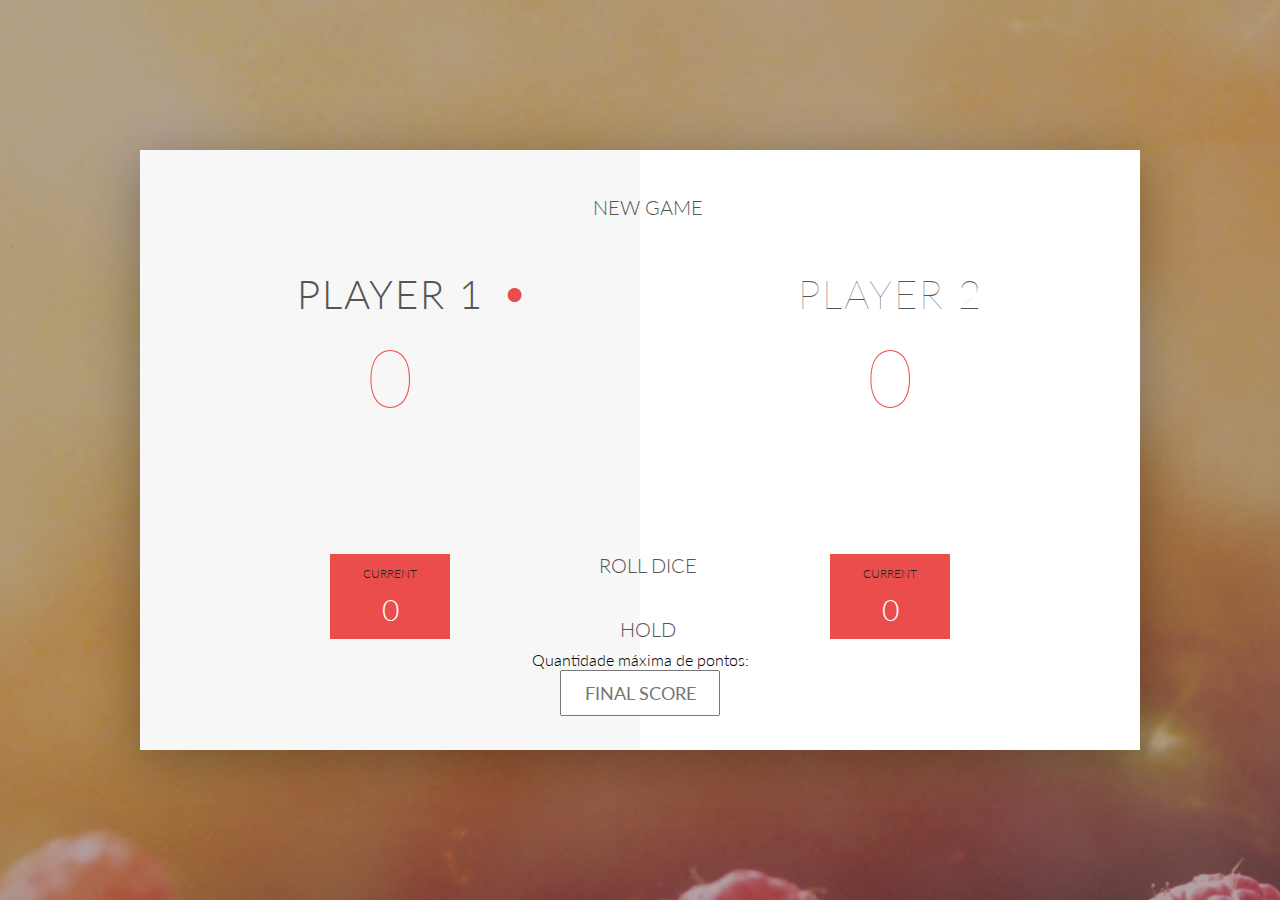
<file: challenges/index.html>
<!DOCTYPE html>
<html lang="en">
    <head>
        <meta charset="UTF-8">
        <link href="https://fonts.googleapis.com/css?family=Lato:100,300,600" rel="stylesheet" type="text/css">
        <link href="http://code.ionicframework.com/ionicons/2.0.1/css/ionicons.min.css" rel="stylesheet" type="text/css">
        <link type="text/css" rel="stylesheet" href="style.css">
        
        <title>Pig Game</title>
    </head>

    <body>
        <div class="wrapper clearfix">
            <div class="player-0-panel active">
                <div class="player-name" id="name-0">Player 1</div>
                <div class="player-score" id="score-0">43</div>
                <div class="player-current-box">
                    <div class="player-current-label">Current</div>
                    <div class="player-current-score" id="current-0">11</div>
                </div>
            </div>
            
            <div class="player-1-panel">
                <div class="player-name" id="name-1">Player 2</div>
                <div class="player-score" id="score-1">72</div>
                <div class="player-current-box">
                    <div class="player-current-label">Current</div>
                    <div class="player-current-score" id="current-1">0</div>
                </div>
            </div>
            
            <button class="btn-new"><i class="ion-ios-plus-outline"></i>New game</button>
            <button class="btn-roll"><i class="ion-ios-loop"></i>Roll dice</button>
            <button class="btn-hold"><i class="ion-ios-download-outline"></i>Hold</button>
            <div><span style="color: black">Quantidade máxima de pontos:</span></div>
            <input type="text" placeholder="Final score" class="final-score">

    
            
            <img src="dice-5.png" alt="Dice" class="dice" id="dice-1">
            <img src="dice-5.png" alt="Dice" class="dice" id="dice-2">
        </div>
        
        <script src="challenges.js"></script>
    </body>
</html>
</file>
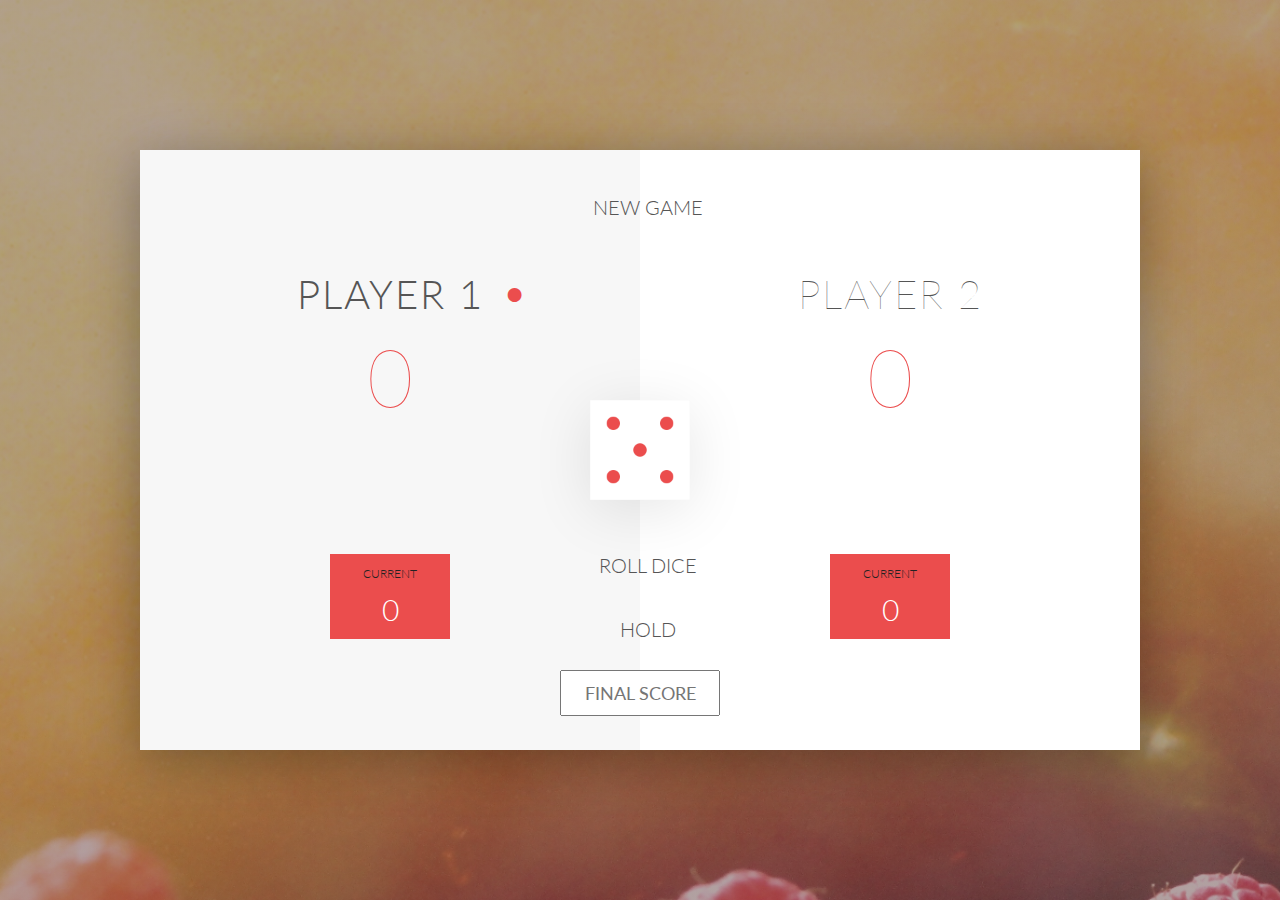
<file: final/index.html>
<!DOCTYPE html>
<html lang="en">
    <head>
        <meta charset="UTF-8">
        <link href="https://fonts.googleapis.com/css?family=Lato:100,300,600" rel="stylesheet" type="text/css">
        <link href="http://code.ionicframework.com/ionicons/2.0.1/css/ionicons.min.css" rel="stylesheet" type="text/css">
        <link type="text/css" rel="stylesheet" href="style.css">
        
        <title>Pig Game</title>
    </head>

    <body>
        <div class="wrapper clearfix">
            <div class="player-0-panel active">
                <div class="player-name" id="name-0">Player 1</div>
                <div class="player-score" id="score-0">43</div>
                <div class="player-current-box">
                    <div class="player-current-label">Current</div>
                    <div class="player-current-score" id="current-0">11</div>
                </div>
            </div>
            
            <div class="player-1-panel">
                <div class="player-name" id="name-1">Player 2</div>
                <div class="player-score" id="score-1">72</div>
                <div class="player-current-box">
                    <div class="player-current-label">Current</div>
                    <div class="player-current-score" id="current-1">0</div>
                </div>
            </div>
            
            <button class="btn-new"><i class="ion-ios-plus-outline"></i>New game</button>
            <button class="btn-roll"><i class="ion-ios-loop"></i>Roll dice</button>
            <button class="btn-hold"><i class="ion-ios-download-outline"></i>Hold</button>
            
            <input type="text" placeholder="Final score" class="final-score">
            
            <img src="dice-5.png" alt="Dice" class="dice" id="dice-1">
            <img src="dice-5.png" alt="Dice" class="dice" id="dice-2">
        </div>
        
        <!--<script src="app.js"></script>-->
        <script src="app.js"></script>
    </body>
</html>
</file>
<file: challenges/style.css>
/**********************************************
*** GENERAL
**********************************************/

* {
    margin: 0;
    padding: 0;
    box-sizing: border-box;
    
}

.clearfix::after {
    content: "";
    display: table;
    clear: both;
}

.final-score {
    position: absolute;
    left: 50%;
    transform: translateX(-50%);
    top: 520px;
    color: #555;
    font-size: 18px;
    font-family: 'Lato';
    text-align: center;
    padding: 10px;
    width: 160px;
    text-transform: uppercase;
}

.final-score:focus { outline: none; }

#dice-1 { top: 120px; }
#dice-2 { top: 250px; }


body {
    background-image: linear-gradient(rgba(62, 20, 20, 0.4), rgba(62, 20, 20, 0.4)), url(back.jpg);
    background-size: cover;
    background-position: center;
    font-family: Lato;
    font-weight: 300;
    position: relative;
    height: 100vh;
    color: #555;
}

.wrapper {
    width: 1000px;
    position: absolute;
    top: 50%;
    left: 50%;
    transform: translate(-50%, -50%);
    background-color: #fff;
    box-shadow: 0px 10px 50px rgba(0, 0, 0, 0.3);
    overflow: hidden;
}

.player-0-panel,
.player-1-panel {
    width: 50%;
    float: left;
    height: 600px;
    padding: 100px;
}



/**********************************************
*** PLAYERS
**********************************************/

.player-name {
    font-size: 40px;
    text-align: center;
    text-transform: uppercase;
    letter-spacing: 2px;
    font-weight: 100;
    margin-top: 20px;
    margin-bottom: 10px;
    position: relative;
}

.player-score {
    text-align: center;
    font-size: 80px;
    font-weight: 100;
    color: #EB4D4D;
    margin-bottom: 130px;
}

.active { background-color: #f7f7f7; }
.active .player-name { font-weight: 300; }

.active .player-name::after {
    content: "\2022";
    font-size: 47px;
    position: absolute;
    color: #EB4D4D;
    top: -7px;
    right: 10px;
    
}

.player-current-box {
    background-color: #EB4D4D;
    color: #fff;
    width: 40%;
    margin: 0 auto;
    padding: 12px;
    text-align: center;
}

.player-current-label {
    text-transform: uppercase;
    margin-bottom: 10px;
    font-size: 12px;
    color: #222;
}

.player-current-score {
    font-size: 30px;
}

button {
    position: absolute;
    width: 200px;
    left: 50%;
    transform: translateX(-50%);
    color: #555;
    background: none;
    border: none;
    font-family: Lato;
    font-size: 20px;
    text-transform: uppercase;
    cursor: pointer;
    font-weight: 300;
    transition: background-color 0.3s, color 0.3s;
}

button:hover { font-weight: 600; }
button:hover i { margin-right: 20px; }

button:focus {
    outline: none;
}

i {
    color: #EB4D4D;
    display: inline-block;
    margin-right: 15px;
    font-size: 32px;
    line-height: 1;
    vertical-align: text-top;
    margin-top: -4px;
    transition: margin 0.3s;
}

.btn-new { top: 45px;}
.btn-roll { top: 403px;}
.btn-hold { top: 467px;}

span {
    position: absolute;
    bottom: 81px;
    left: 50%;
    transform: translateX(-50%);
    text-align: center;
    font-family: 'Lato';
}

.dice {
    position: absolute;
    left: 50%;
    top: 178px;
    transform: translateX(-50%);
    height: 100px;
    box-shadow: 0px 10px 60px rgba(0, 0, 0, 0.10);
}

.winner { background-color: #f7f7f7; }
.winner .player-name { font-weight: 300; color: #EB4D4D; }
</file>
<file: final/style.css>
/**********************************************
*** GENERAL
**********************************************/

.final-score {
    position: absolute;
    left: 50%;
    transform: translateX(-50%);
    top: 520px;
    color: #555;
    font-size: 18px;
    font-family: 'Lato';
    text-align: center;
    padding: 10px;
    width: 160px;
    text-transform: uppercase;
}

.final-score:focus { outline: none; }

#dice-1 { top: 120px; }
#dice-2 { top: 250px; }


* {
    margin: 0;
    padding: 0;
    box-sizing: border-box;
    
}

.clearfix::after {
    content: "";
    display: table;
    clear: both;
}

body {
    background-image: linear-gradient(rgba(62, 20, 20, 0.4), rgba(62, 20, 20, 0.4)), url(back.jpg);
    background-size: cover;
    background-position: center;
    font-family: Lato;
    font-weight: 300;
    position: relative;
    height: 100vh;
    color: #555;
}

.wrapper {
    width: 1000px;
    position: absolute;
    top: 50%;
    left: 50%;
    transform: translate(-50%, -50%);
    background-color: #fff;
    box-shadow: 0px 10px 50px rgba(0, 0, 0, 0.3);
    overflow: hidden;
}

.player-0-panel,
.player-1-panel {
    width: 50%;
    float: left;
    height: 600px;
    padding: 100px;
}



/**********************************************
*** PLAYERS
**********************************************/

.player-name {
    font-size: 40px;
    text-align: center;
    text-transform: uppercase;
    letter-spacing: 2px;
    font-weight: 100;
    margin-top: 20px;
    margin-bottom: 10px;
    position: relative;
}

.player-score {
    text-align: center;
    font-size: 80px;
    font-weight: 100;
    color: #EB4D4D;
    margin-bottom: 130px;
}

.active { background-color: #f7f7f7; }
.active .player-name { font-weight: 300; }

.active .player-name::after {
    content: "\2022";
    font-size: 47px;
    position: absolute;
    color: #EB4D4D;
    top: -7px;
    right: 10px;
    
}

.player-current-box {
    background-color: #EB4D4D;
    color: #fff;
    width: 40%;
    margin: 0 auto;
    padding: 12px;
    text-align: center;
}

.player-current-label {
    text-transform: uppercase;
    margin-bottom: 10px;
    font-size: 12px;
    color: #222;
}

.player-current-score {
    font-size: 30px;
}

button {
    position: absolute;
    width: 200px;
    left: 50%;
    transform: translateX(-50%);
    color: #555;
    background: none;
    border: none;
    font-family: Lato;
    font-size: 20px;
    text-transform: uppercase;
    cursor: pointer;
    font-weight: 300;
    transition: background-color 0.3s, color 0.3s;
}

button:hover { font-weight: 600; }
button:hover i { margin-right: 20px; }

button:focus {
    outline: none;
}

i {
    color: #EB4D4D;
    display: inline-block;
    margin-right: 15px;
    font-size: 32px;
    line-height: 1;
    vertical-align: text-top;
    margin-top: -4px;
    transition: margin 0.3s;
}

.btn-new { top: 45px;}
.btn-roll { top: 403px;}
.btn-hold { top: 467px;}

.dice {
    position: absolute;
    left: 50%;
    top: 178px;
    transform: translateX(-50%);
    height: 100px;
    box-shadow: 0px 10px 60px rgba(0, 0, 0, 0.10);
}

.winner { background-color: #f7f7f7; }
.winner .player-name { font-weight: 300; color: #EB4D4D; }
</file>
